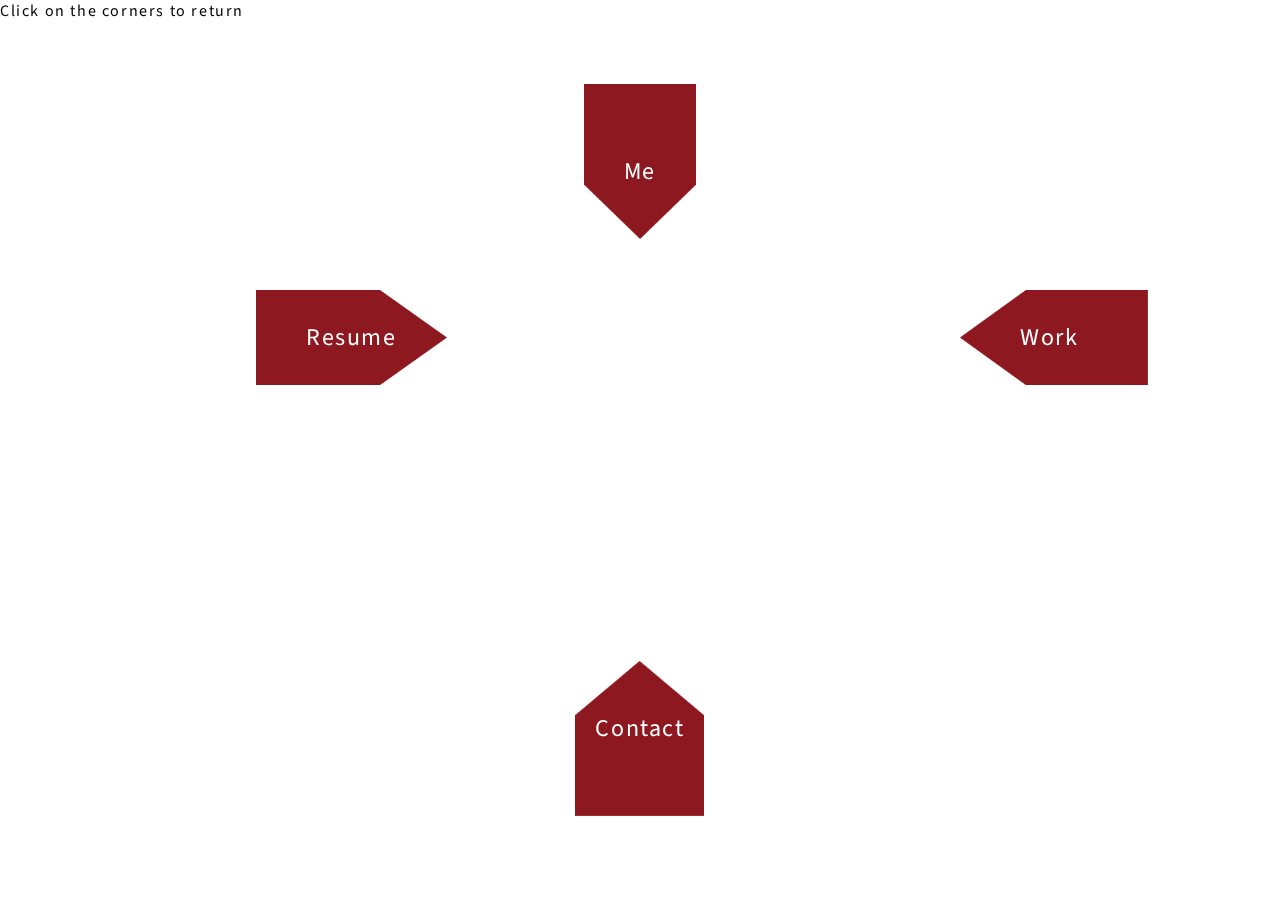
<file: index.html>
<!Doctype html>

<html lang='en'>

<head>
	
	<title>Kelvin Gonzales Porfolio</title>
	
	<meta name="viewport" content="width=device-width, initial-scale=1.0">
	
	<link href='http://fonts.googleapis.com/css?family=Source+Sans+Pro' rel='stylesheet' type='text/css'>
	
	<link rel="stylesheet" type="text/css" href="css/main.css">

	<!-- Get jquery library -->
	<script src="//code.jquery.com/jquery-1.11.3.min.js"></script>	
	
	<!--<script type="text/javascript" src="https://ajax.googleapis.com/ajax/libs/jquery/1.4.4/jquery.min.js"></script>
	-->
		
</head>

<body>
		<nav>
			<div class="Navigation">
				<!-- my Navigation -->	
				<div class="Nav Top"><a id="NavButton1" href="#Me">Me</a></div>
				<div class="Nav Left"><a id="NavButton2" href="#Resume">Resume</a></div>
				<div class="Nav Right"><a id="NavButton3" href="#Work">Work</a></div>
				<div class="Nav Bottom"><a id="NavButton4" href="#Contact">Contact</a></div>
			</div>
		</nav>
		
		<div class="Corner1">Click on the corners to return</div>
		<div class="Corner2"></div>
		<div class="Corner3"></div>
		<div class="Corner4"></div>
		
		<div class="Content">
			<!-- Content hidden -->
			
				<div class="Content-Me">
					<div class="Me-Details">
						<section id="Me">
							<h1 class="Red">Kelvin Gonzales</h1>
						</section>
						<h2> DRIVEN, CREATIVE, TECHNICAL</h2>
						<p>Developer To Be</p>
						<p>I am an aspiring developer. I feel like a detective when I code. There is a problem that I need to solve and I am looking for the solution. Debugging leaves trails that will lead me to a clue on how to solve the case. In the end, its rewarding when I get the job done. Case closed!<p>
						<p>I love the world of technology. I am fascinated how it can help people do things more efficient. However, it can become a double edge sword and make us very inefficient hehe.</p>
						<p>Im interested in video game development as I am a gamer.</p>
					</div>
				</div>
			
				<div class="Content-Work">
					<div class="Work-Details">
						<section id="Work">
							<h1 class="Red">Work</h1>
						</section>
						<div class="Details-Buttons">
							<div class="Details-ButtonsA"><a id="Details-Game">Game</a></div>
							<div class="Details-ButtonsB"><a id="Details-App">App</a></div>
							<div class="Details-ButtonsC"><a id="Details-Web">Website</a></div>
						</div>
						<div class="Details-rightA">
							<h2 class="Red">Game: First Person Fighting Game</h2>
							<p class="Details-bodyA">I was the Gameplay Programmer of this project. I suggested to create a fighting game but in a First-Person View. This explores a unique interation and UI for figthing in videogame. I created a Hitbox system using Colliders available in Unity. I implemented a simple User interface by having a common health bar located in the top and a red screen flashing on the screen if User gets hit from the enemy. </p>
							<img class="Details-imgA" src="img/f1.png" alt="How the game looks like">
							<p class="Details-imgA">This minimalist design was to avoid further clutter on the UI to focus more on the player's opponent.</p>
							<img class="Details-imgB" src="img/f4A.png" alt="Hitbox system">
							<p class="Details-imgB">This is the structure of the hitbox system I implemented. The Sphere Colliders was for where the user are able to hurt opponents except the head. Then the Box Colliders are the hurt boxes. This setup was able to give enough feedback to provide for players if they hit the opponent or not.</p>
						</div>
						<div class="Details-leftB">
							<h2 class="Red">App: 3D Weather App</h2>
							<img src="img/w3.png" alt="Weather app showing my location's weather" width="100%">
							<p>I was one of the developer in the project. I was in charge of the 3D environment in our weather app. We created this app using AngularJS as our framework. This follows the Model, View, and Controller model. This modular method help divide responsibilities for the code. Using three.js, I created a terrain. This terrain then changes its height to mimic motion like trees in the green terrain area.</p>
							<img class="Details-imgB" src="img/w4.png" alt="Showing the particles used in the app">
							<p class="Details-bodyB">Used the particles in Three.js to create a 3D space with these images. The terrain rotates around so its not a static terrain in the screen.</p>
						</div>						
					</div>
				</div>
				
			
				<div class="Content-Contact">
					<div class="Contact-Details">
						<section id="Contact">
							<h1 class="Red">Contact</h1>
						</section>
						<div class="Contact-Email">
							<p>Send an email to me:</p>
							<h3>kelv.gonzales@gmail.com</h3>
							<img class="Gmail-Icon" src="img/gmail.png" alt="Gmail icon">
						</div>
						<div class="Contact-Middle">
							<div class="Contact-Tweet">
								<div class="Tweet-text">
									<p>Send me a Tweet:</p>
									<h3>@lcelvin</h3>
								</div>
								<div class="Tweet-Icon">
									<img src="img/tweet.png" alt="Twitter icon">
								</div>
							</div>
							<div class="Contact-Github">
								<div  class="Github-Icon">
									<img src="img/GitHub-Mark-120px-plus.png" alt="Github Logo">
								</div>
								<div class="Github-Text">
									<p>Check out my repo:</p>
									<h3>gonz-kelv</h3>
								</div>
							</div>
						</div>
						<div class="Contact-Linkedin">
							<img class="Linkedin-Icon" src="img/In-2CRev-128px-TM.png" alt="Linkedin">
							<h3>Connect with me:</h3>
							<h3>kelv.gonzales@gmail.com</h3>
						</div>
					</div>
				</div>
			
				<div class="Content-Resume">
					<div class="Resume-Details">
						<section id="Resume">
							<h1 class="Red">Resume</h1>
						</section>
						<h3>School:</h3>
						<p>Simon Fraser University Bachelors of Science in Interactive Arts and Technology</p>
						<h3>Skills:</h3>
						<p>I have experiences with languages like JavaScript,CSS,HTML,PHP,Java, and C++</p>
						<p>I have used Sotwares like Unity, Adobe Illustrator, Maya, Adobe Photoshop, and SolidWorks.</p>
						<h3>Exp:</h3>
						<p>Student Network Engineer</p>
						<p>First line of Support. Deploy and install Windows machines. Troubleshoot Windows error and failures. Maintain backup operations.</p>
					</div>
				</div>
			
		</div>
	<!--
		 Use JS code to layout it out for animation. If JS is disable the contents would be fine
	-->
	<script src="js/prekscript.js"></script>
	
	<!-- JS Code -->
	<!-- <script src="js/kscript.js"></script>
	-->
</body>

</html>
</file>
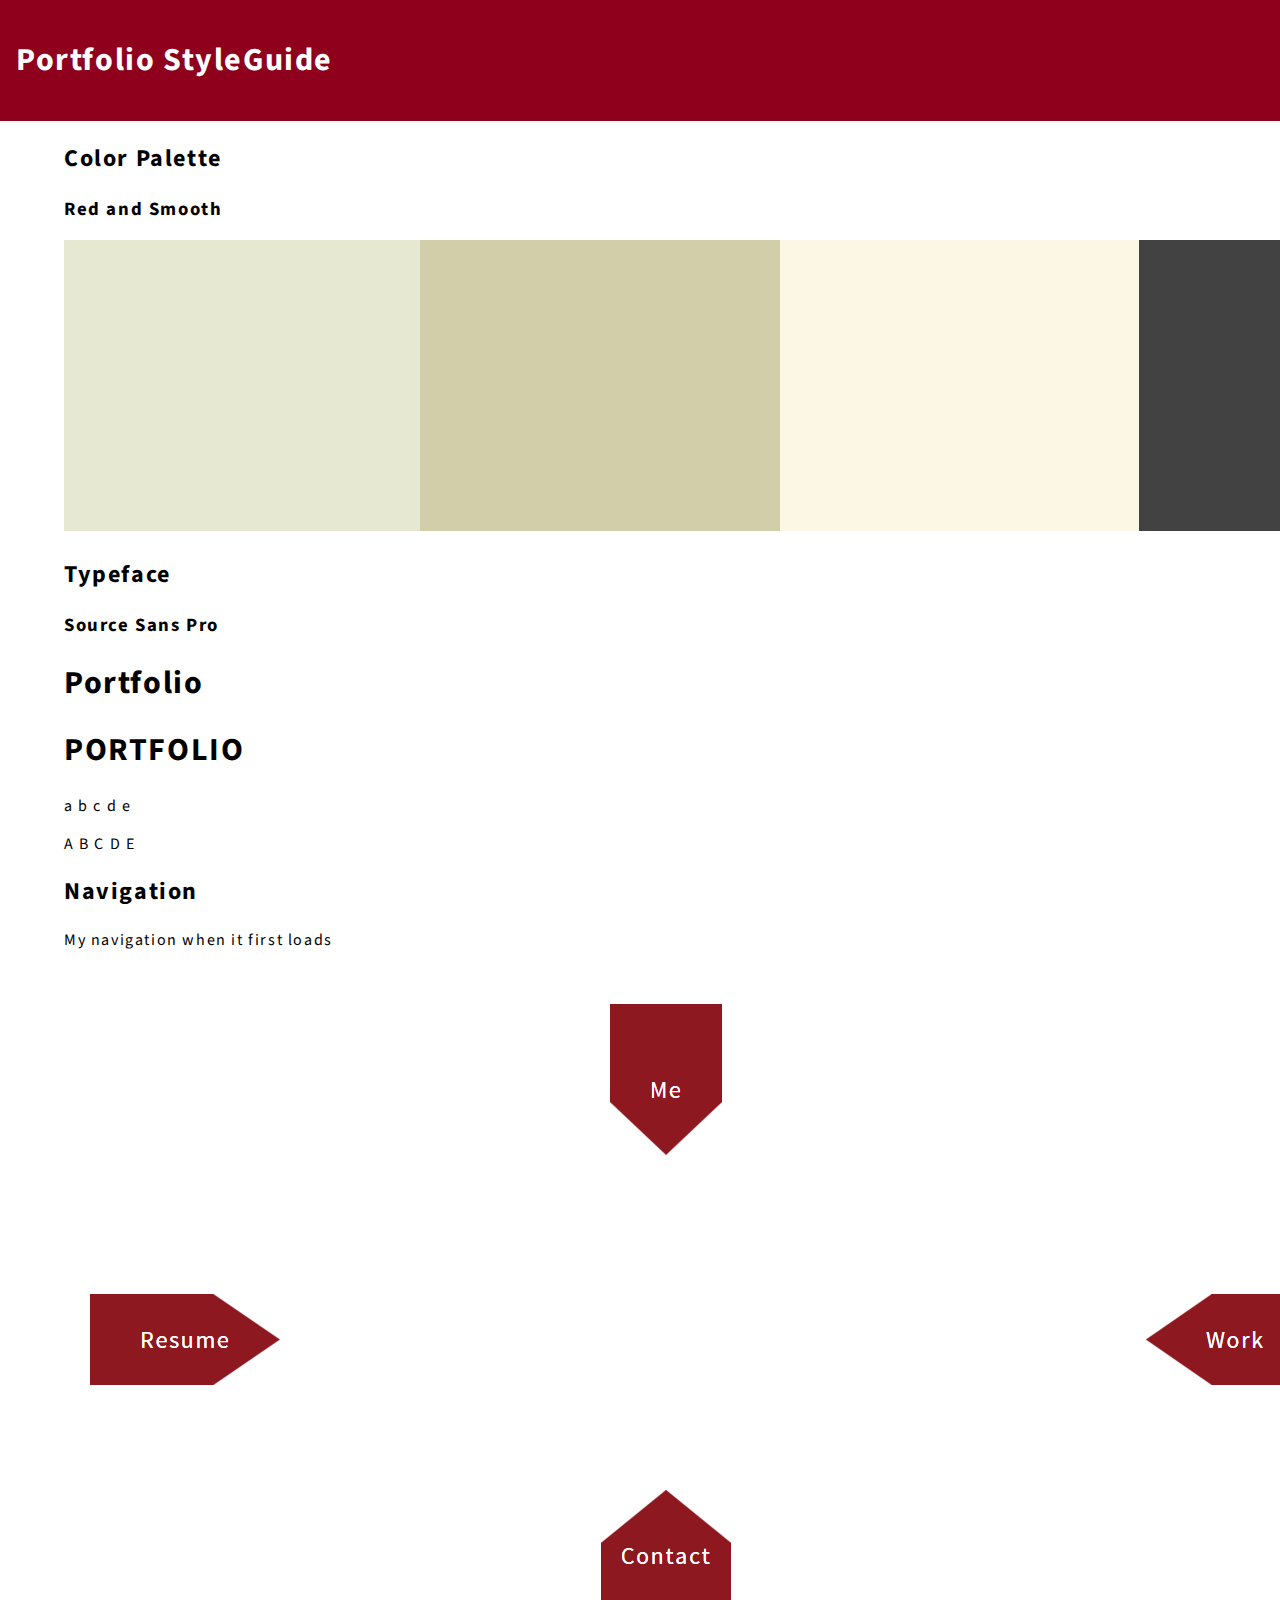
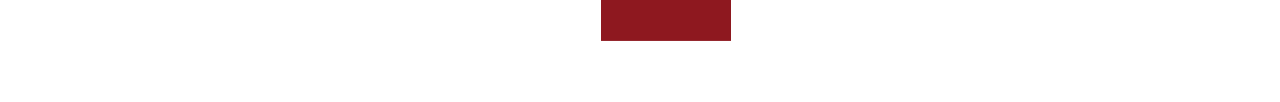
<file: styleguide.html>
<!Doctype html>

<html lang='en'>

<head>
	
	<title>Portfolio Stylguide</title>
	
	<meta name="viewport" content="width=device-width, initial-scale=1.0">
	
	<link href='http://fonts.googleapis.com/css?family=Source+Sans+Pro' rel='stylesheet' type='text/css'>
	
	<link rel="stylesheet" type="text/css" href="css/main-style.css">
	
</head>

<body>
		<div class="heading1">
		<h1 >Portfolio StyleGuide</h1>
		</div>
		<div class="Content">
		<h2>Color Palette</h2>
			<h3>Red and Smooth</h3>
				<img src="img/colors.png" alt="Red and Smooth">
				
		<h2>Typeface</h2>
			<h3>Source Sans Pro</h3>
				<h1>Portfolio</h1>
				<h1>PORTFOLIO</h1>
				<p>a b c d e</p>
				<p>A B C D E</p>
				
		<h2>Navigation</h2>
			<p>My navigation when it first loads</p>
				<img src="img/navigation.png" alt="My navigation on load">
		</div>
</body>

</html>
</file>
<file: css/main.css>
/*
  HTML Elements
*/

html{
	width:100%;
	height:100%;
}

body{
	width:100%;
	height:100%;
	display:block;
	background-color:  #FFF;
	font-family: 'Source Sans Pro', sans-serif;
	letter-spacing: .1em;
	color: #000000;
	margin: 0;
	padding: 0;
	position:relative;
	z-index: 1;
}

.Navigation{
	width:100%;
	display:block;
	position:absolute;
	z-index: 3;
	color:#FFF;
	font-size:1.5em;
}

.Content{
	width:80%;
	margin:0 auto;
	display:block;
	z-index: 2;
}

.Color-Bleed{
	width:100%;
	height: 100%;
	background-color:#8E001C;
	display:block;
	position:absolute;
}

.Corner1{
	width:25%;
	height:25%;
	/*background-color: grey;*/
	float:left;
	display:block;
	position:fixed;
	z-index:3;
}

.Corner2{
	width:25%;
	height:25%;
	/*background-color: grey;*/
	top:0;
	right:0;
	float:left;
	display:block;
	position:fixed;
	z-index:3;
}

.Corner3{
	width:25%;
	height:25%;
	/*background-color: grey;*/
	left:0;
	bottom:0;
	float:left;
	display:block;
	position:fixed;
	z-index:3;
}

.Corner4{
	width:25%;
	height:25%;
	/*background-color: grey;*/
	float:left;
	display:block;
	bottom:0;
	right:0;
	position:fixed;
	z-index:3;
}

/*
	Styling
*/

.Red{
	color: #8E001C;
}

a{
	text-decoration: none;
	color:#FFF;
}

section{
	padding-top:15%;
}

/* 
	Navigation 
*/

#NavButton1{
	/*background-color: #8E001C;*/
	background-image: url("../img/controllerIcon.png");
	background-size: 100% 100%;
	background-repeat: no-repeat;
	padding:70px 40px 50px 40px;
	z-index: 2;
}

#NavButton2{
	background-image: url("../img/controllerIcon2.png");
	background-size: 100% 100%;
	background-repeat: no-repeat;
	padding:30px 50px 30px 50px;
	z-index: 2;
}

#NavButton3{
	background-image: url("../img/controllerIcon3.png");
	background-size: 100% 100%;
	background-repeat: no-repeat;
	padding:30px 70px 30px 60px;
	z-index: 2;
}

#NavButton4{
	background-image: url("../img/controllerIcon4.png");
	background-size: 100% 100%;
	background-repeat: no-repeat;
	padding:50px 20px 70px 20px;
	z-index: 2;
}

.icon{
	position:absolute;
	width:110px;
	height:100px;
	z-index:-1;
}

.Nav.Top{
	width:100%;
	display:block;
	text-align:center;
	position:fixed;
	padding-top:2%;
	top:0;
}

.Nav.Left{
	width:5%;
	float:left;
	display:block;
	margin-top:25%;
	text-align:center;
	position:fixed;
	left:0;
}

.Nav.Right{
	width:5%;
	float:right;	
	display:block;
	margin-top:25%;
	margin-left:65%;
	margin-right:5%;
	text-align:center;
	position:fixed;
	right:0;
}

.Nav.Bottom{
	width:100%;
	display:block;
	text-align:center;
	position:fixed;
	padding-bottom:2%;
	bottom:0;
}

/*
	Me Page
*/

.Content-Me{
	width:100%;
	margin: 0 auto;
	padding-top:15%;
	padding-bottom:15%;
	float:left;
	display:block;
	text-align: center;
	/*background-color: grey;*/

}

.Me-Details{
	width:80%;
	margin: 0 auto;
	text-align: left;
}

/*
	Work Page
*/

.Content-Work{
	width:100%;
	float:left;
	display:block;
	text-align: center;
	/*background-color: grey;*/
}

.Work-Details{
	width:80%;
	margin: 0 auto;
	text-align: left;
	display:block;
}

.Details-rightA{
	width:100%;
	margin-top:10%;
	float:left;
	display:block;
}

.Details-leftB{
	width:100%;
	margin-top:10%;
	text-align: right;
	float:left;
	display:block;
}

.Details-Buttons{
	width:100%;
	float:left;
	display:block;
}

#Details-Game{
	float:left;
	display:block;
	text-align:center;
	font-size: 3em;
	color:#FFF;
}

#Details-App{
	float:left;
	display:block;
	text-align:center;
	font-size:3em;
	color:#FFF;
}

#Details-Web{
	float:left;
	display:block;
	text-align:center;
	font-size: 3em;
	color:#FFF;
}


.Details-ButtonsA{
	width:15%;
	padding:2%;
	padding-left:5%;
	margin-left:50%;
	float:left;
	display:block;
	/*background-color:#8E001C;*/
	background-image: url("../img/controllerIcon3.png");
	background-size: 100% 100%;
	background-repeat: no-repeat;
}

.Details-ButtonsB{
	width:15%;
	padding:2%;
	padding-left:5%;
	margin-right:50%;
	float:right;
	display:block;
	background-image: url("../img/controllerIcon2.png");
	background-size: 100% 100%;
	background-repeat: no-repeat;
}

.Details-ButtonsC{
	width:15%;
	padding:2%;
	padding-left:5%;
	margin-left:50%;
	float:left;
	display:block;
	background-image: url("../img/controllerIcon3.png");
	background-size: 100% 100%;
	background-repeat: no-repeat;
}

.Details-bodyA{
	width:75%;
	display:block;
}

.Details-imgA{
	display:block;
	margin-left:25%;
}

.Details-bodyB{
	margin-left:50%;
	text-align:right;
	width:50%;
	display:block;
}

.Details-imgB{
	width:50%;
	margin-left:50%;
}

/*
	Contact page
*/

.Content-Contact{
	width:100%;
	padding-top:15%;
	margin: 0 auto;
	float:left;
	display:block;
	text-align: center;
	/*background-color: grey;*/
}

.Contact-Details{
	width:100%;
	margin: 0 auto;
	text-align: left;
	padding-top:15%;
	padding-bottom:15%;
}

.Contact-Tweet{
	display:inline-block;
	width:50%;
	text-align: center;
}

.Tweet-Icon{
	width:50%;
	float:left;
	display:block;
}

.Tweet-Icon img{
	padding:5%;
	width:50px;
	height:50px;
	display: block;
	margin:0 auto;
}

.Tweet-text{
	width:50%;
	float:left;
	display:block;
	text-align: right;
}

.Contact-Email{
	display:inline-block;
	width:100%;
	margin:0 auto;
	text-align:center;
}

.Gmail-Icon{
	width:50px;
	height:50px;
}

.Contact-Github{
	display:inline-block;
	width:49%;
	text-align:center;
}

.Github-Icon{
	width:50%;
	float:left;
	margin:0 auto;
	display:block;
}

.Github-Icon img{
	padding:5%;
	width:50px;
	height:50px;
}

.Github-Text{
	width:50%;
	float:left;
	display:block;
	text-align: left;
}

.Contact-Middle{
	width:100%;
	margin:0 auto;
	display:block;
}

.Contact-Linkedin{
	display:inline-block;
	width:100%;
	margin:0 auto;
	text-align: center;
}

.Linkedin-Icon{
	
	width:50px;
	height:50px;
}

/*
	Resume Page
*/

.Content-Resume{
	width:100%;
	margin: 0 auto;
	padding-top:15%;
	padding-bottom:15%;
	float:left;
	display:block;
	text-align: center;
	/*background-color: grey;*/
}

.Resume-Details{
	width:80%;
	padding-top:15%;
	margin: 0 auto;
	text-align: left;
	padding-bottom:5%;
}

@media(max-width: 1400px){
	.Nav.Right{
		margin-right:10%;
	}
	
}

@media(max-width: 800px){
	.Nav.Right{
		margin-right:30%;
	}
	
	
}
</file>
<file: css/main-style.css>
/*
Color Palette
	e7e8d1
	d3ceaa
	fbf7e4
	424242
	8e001c
*/

body{
	height:100%;
	background-color:  #FFF;
	font-family: 'Source Sans Pro', sans-serif;
	letter-spacing: .1em;
	color: #000000;
	margin: 0;
	padding: 0;
	position:relative;
	z-index: 1;
}

.stylebody{
	padding-left:5%;
}

.Red{
	color: #8E001C;
}

.heading1{
	color:#FFF;
	display:block;
	background-color:#8E001C;
	padding:1em;
}

.Content{
	padding-left:5%;
}

/*
	Elements on the left
*/
.lElement{
	display:block;	
}

/* 
	Elements on the right
*/
.rElement{
	display:block;
}
</file>
